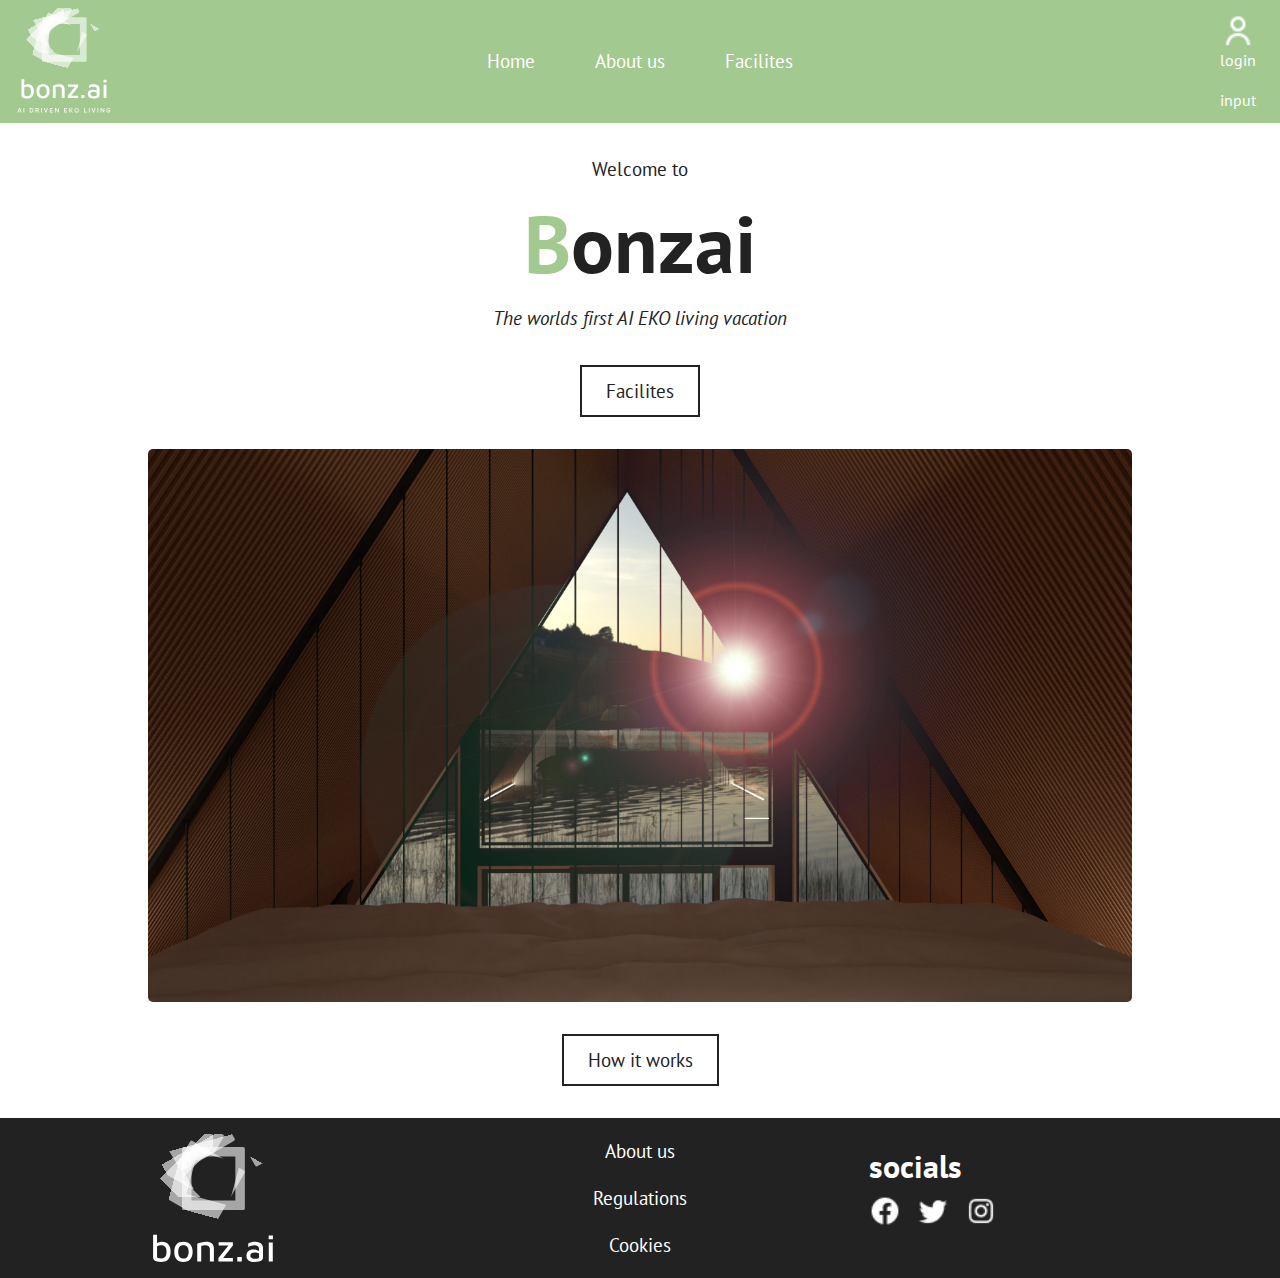
<file: Bonz.ai/index.html>
<!DOCTYPE html>
<html lang="en">
<head>
    <meta charset="UTF-8">
    <meta http-equiv="X-UA-Compatible" content="IE=edge">
    <meta name="viewport" content="width=device-width, initial-scale=1.0">
    <link href="https://fonts.googleapis.com/css2?family=PT+Sans:ital,wght@0,400;0,700;1,400&display=swap" rel="stylesheet"> 
    <link rel="stylesheet" href="css/styles.css">
    <title>Bonzai</title>
</head>
<body>
    <!-- Header -->
    <header class="grid header">
        <figure class="flex logo">
            <img src="../assets/logo/bonz.ai-logo-white_portrait_full.svg" alt="">
        </figure>
        <nav class="flex nav-middle">
            <a href="index.html">Home</a>
            <a href="about.html">About us</a>
            <a href="facilities.html">Facilites</a>
        </nav>
        <nav class="flex nav-right">
            <figure class="flex profile">
                <img src="../assets/icons/user.png" alt="">
                <a href="">login</a>
            </figure>
            input
        </nav>
    </header>

    <!-- Main -->

    <main>
        <div class="flex wrapper">
            <article class="flex title">
                <p>
                    Welcome to
                </p>
                <h1>
                    <span>B</span>onzai
                </h1>
                <p class="title__italic">The worlds first AI EKO living vacation</p>
            </article>
            <a class="button" href="facilities.html">Facilites</a>
            <figure class="img-ref">
                <img id="facility" src="../assets/photos/03-night.jpg" alt="Beutiful picture of our resort">
            </figure>
            <a class="button" href="about.html">How it works</a>
        </div>
    </main>

    <!-- Footer -->

    <footer class="grid footer">
        <figure class="flex footer-logo">
            <img src="../assets/logo/bonz.ai-logo-white_portrait.svg" alt="">
        </figure>
        <nav class="flex footer-nav">
            <a href="about.html">About us</a>
            <a href="#">Regulations</a>
            <a href="#">Cookies</a>
        </nav>
        <nav class="socials">
            <h2>
                socials
            </h2>
            <nav class="flex socials__links">
                <a href=""><img src="../assets/icons/facebook.png" alt=""></a>
                <a href=""><img src="../assets/icons/twitter.png" alt=""></a>
                <a href=""><img src="../assets/icons/instagram.png" alt=""></a>
            </nav>
        </nav>
    </footer>
</body>
</html>
</file>
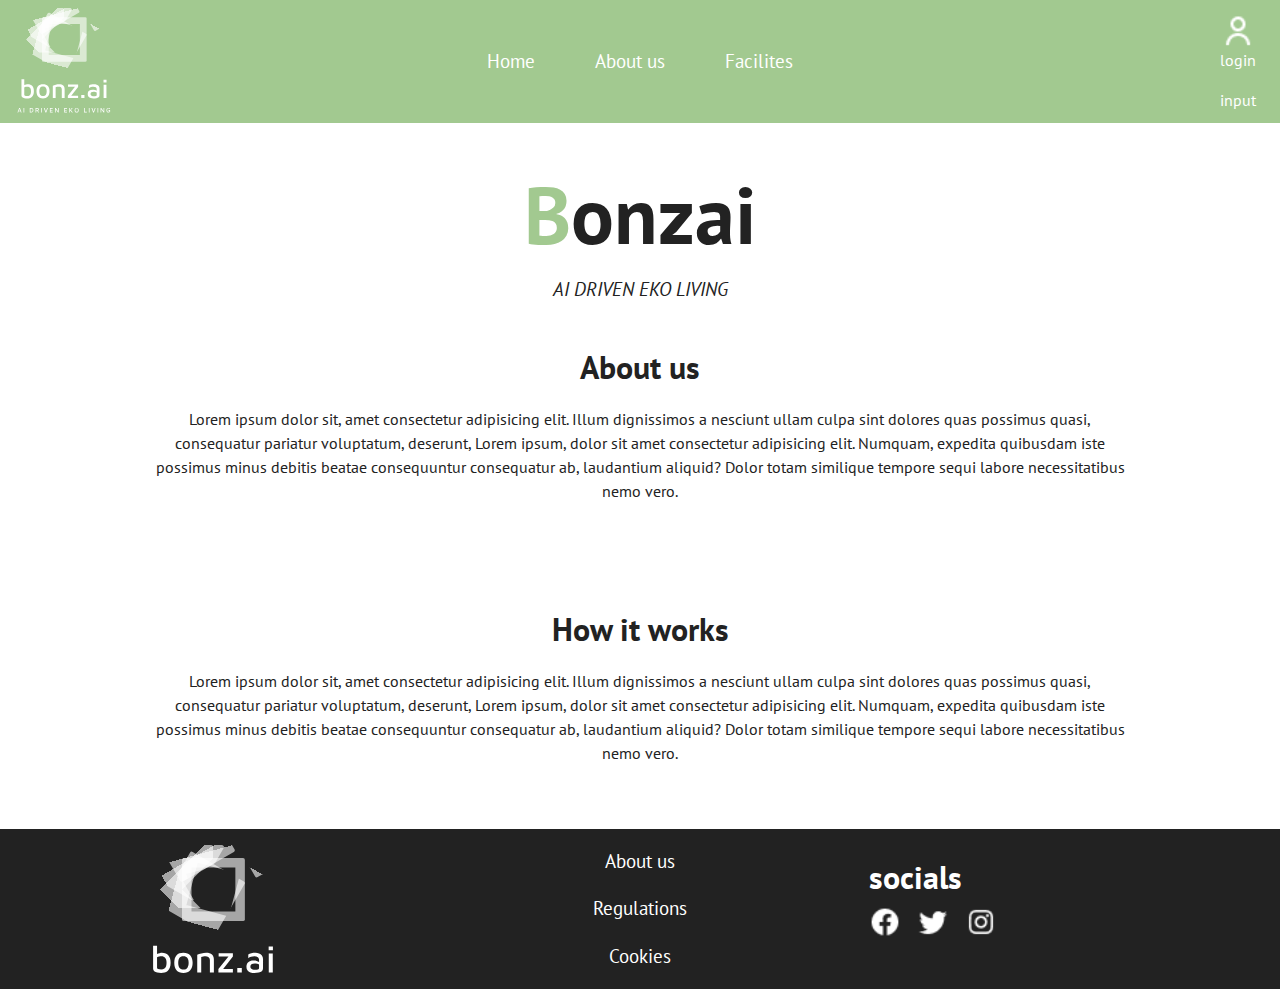
<file: Bonz.ai/about.html>
<!DOCTYPE html>
<html lang="en">
<head>
    <meta charset="UTF-8">
    <meta http-equiv="X-UA-Compatible" content="IE=edge">
    <meta name="viewport" content="width=device-width, initial-scale=1.0">
    <link href="https://fonts.googleapis.com/css2?family=PT+Sans:ital,wght@0,400;0,700;1,400&display=swap" rel="stylesheet"> 
    <link rel="stylesheet" href="css/styles.css">
    <title>Bonzai</title>
</head>
<body>
    <!-- Header -->
    <header class="grid header">
        <figure class="flex logo">
            <img src="../assets/logo/bonz.ai-logo-white_portrait_full.svg" alt="">
        </figure>
        <nav class="flex nav-middle">
            <a href="index.html">Home</a>
            <a href="about.html">About us</a>
            <a href="facilities.html">Facilites</a>
        </nav>
        <nav class="flex nav-right">
            <figure class="flex profile">
                <img src="../assets/icons/user.png" alt="">
                <a href="">login</a>
            </figure>
            input
        </nav>
    </header>

    <!-- Main -->

    <main>
        <div class="flex wrapper">
            <article class="flex title">
                <h1>
                    <span>B</span>onzai
                </h1>
                <p class="title__italic">AI DRIVEN EKO LIVING</p>
            </article>

            <article class="flex text-wrapper">
                <h2>
                    About us
                </h2>
                <p class="text__lorem">Lorem ipsum dolor sit, amet consectetur adipisicing elit. Illum dignissimos a 
                    nesciunt ullam culpa sint dolores quas possimus quasi, consequatur pariatur voluptatum, deserunt, Lorem ipsum, dolor sit amet 
                    consectetur adipisicing elit. Numquam, expedita quibusdam iste possimus minus debitis beatae consequuntur consequatur ab, laudantium aliquid? Dolor totam similique tempore sequi labore necessitatibus nemo vero. </p>
            </article>

            <article class="flex text-wrapper">
                <h2>
                    How it works
                </h2>
                <p class="text__lorem">Lorem ipsum dolor sit, amet consectetur adipisicing elit. Illum dignissimos a 
                    nesciunt ullam culpa sint dolores quas possimus quasi, consequatur pariatur voluptatum, deserunt, Lorem ipsum, dolor sit amet 
                    consectetur adipisicing elit. Numquam, expedita quibusdam iste possimus minus debitis beatae consequuntur consequatur ab, laudantium aliquid? Dolor totam similique tempore sequi labore necessitatibus nemo vero. </p>
            </article>
        </div>
    </main>

    <!-- Footer -->

    <footer class="grid footer">
        <figure class="flex footer-logo">
            <img src="../assets/logo/bonz.ai-logo-white_portrait.svg" alt="">
        </figure>
        <nav class="flex footer-nav">
            <a href="#">About us</a>
            <a href="#">Regulations</a>
            <a href="#">Cookies</a>
        </nav>
        <nav class="socials">
            <h2>
                socials
            </h2>
            <nav class="flex socials__links">
                <a href=""><img src="../assets/icons/facebook.png" alt=""></a>
                <a href=""><img src="../assets/icons/twitter.png" alt=""></a>
                <a href=""><img src="../assets/icons/instagram.png" alt=""></a>
            </nav>
        </nav>
    </footer>
</body>
</html>
</file>
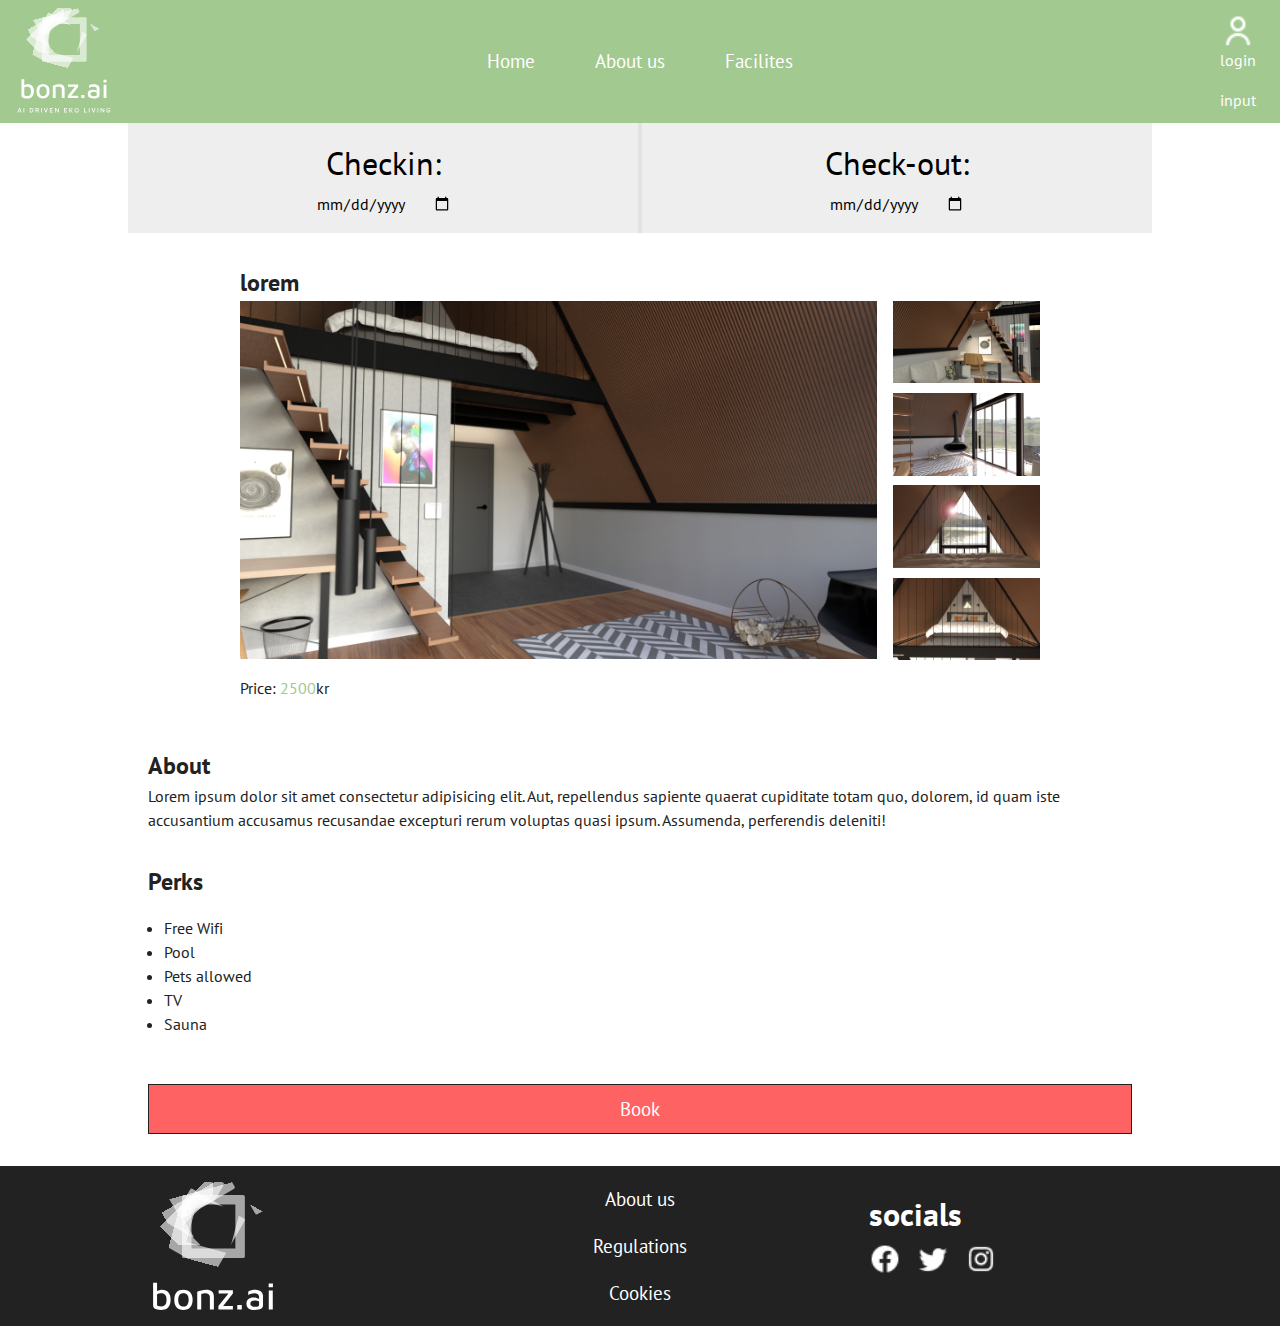
<file: Bonz.ai/book.html>
<!DOCTYPE html>
<html lang="en">
<head>
    <meta charset="UTF-8">
    <meta http-equiv="X-UA-Compatible" content="IE=edge">
    <meta name="viewport" content="width=device-width, initial-scale=1.0">
    <link href="https://fonts.googleapis.com/css2?family=PT+Sans:ital,wght@0,400;0,700;1,400&display=swap" rel="stylesheet"> 
    <link rel="stylesheet" href="css/styles.css">
    <title>Bonzai</title>
</head>
<body>
    <!-- Header -->
    <header class="grid header">
        <figure class="flex logo">
            <img src="../assets/logo/bonz.ai-logo-white_portrait_full.svg" alt="">
        </figure>
        <nav class="flex nav-middle">
            <a href="index.html">Home</a>
            <a href="about.html">About us</a>
            <a href="facilities.html">Facilites</a>
        </nav>
        <nav class="flex nav-right">
            <figure class="flex profile">
                <img src="../assets/icons/user.png" alt="">
                <a href="">login</a>
            </figure>
            input
        </nav>
    </header>

    <!-- Main -->

    <main>
        <section class="flex date-wrapper">
            <label class="flex date" for="checkin">
                <p>Checkin:</p>
                <input type="date" name="checkin" id="checkin">
            </label>
            <label class="flex date" for="checkout">
                <p>Check-out:</p>
                <input type="date" name="checkout" id="checkout">
            </label>
        </section>
        <div class="flex wrapper">
            <section class="flex facility-wrapper facility--book">
                <h2>lorem</h2>
                <figure class="grid facility__img">
                    <img class="img-main" src="../assets/photos/06-day.jpg" alt="">
                    <figure class="flex img-ex">
                        <img src="../assets/photos/01-day.jpg" alt="">
                        <img src="../assets/photos/02-day.jpg" alt="">
                        <img src="../assets/photos/03-day.jpg" alt="">
                        <img src="../assets/photos/04-day.jpg" alt="">
                    </figure>
                </figure>
                <section class="facility__price">
                    <p>Price: <span>2500</span>kr</p>
                </section>
            </section>
            <article class="facility-inf">
                <section class="facility-inf__desc">
                    <h2>About</h2>
                    <p>Lorem ipsum dolor sit amet consectetur adipisicing elit. Aut, repellendus sapiente quaerat cupiditate totam quo, dolorem, 
                        id quam iste accusantium accusamus recusandae excepturi rerum voluptas quasi ipsum. Assumenda, perferendis deleniti!</p>
                </section>
                <section class="facility-inf__perks">
                    <h2>Perks</h2>
                    <ul>
                        <li>Free Wifi</li>
                        <li>Pool</li>
                        <li>Pets allowed</li>
                        <li>TV</li>
                        <li>Sauna</li>
                    </ul>
                </section>
            </article>
            <a href="" class="book button button--book">Book</a>
        </div>
    </main>

    <!-- Footer -->

    <footer class="grid footer">
        <figure class="flex footer-logo">
            <img src="../assets/logo/bonz.ai-logo-white_portrait.svg" alt="">
        </figure>
        <nav class="flex footer-nav">
            <a href="#">About us</a>
            <a href="#">Regulations</a>
            <a href="#">Cookies</a>
        </nav>
        <nav class="socials">
            <h2>
                socials
            </h2>
            <ul class="flex socials__links">
                <li><a href=""><img src="../assets/icons/facebook.png" alt=""></a></li>
                <li><a href=""><img src="../assets/icons/twitter.png" alt=""></a></li>
                <li><a href=""><img src="../assets/icons/instagram.png" alt=""></a></li>
            </ul>
        </nav>
    </footer>
</body>
</html>
</file>
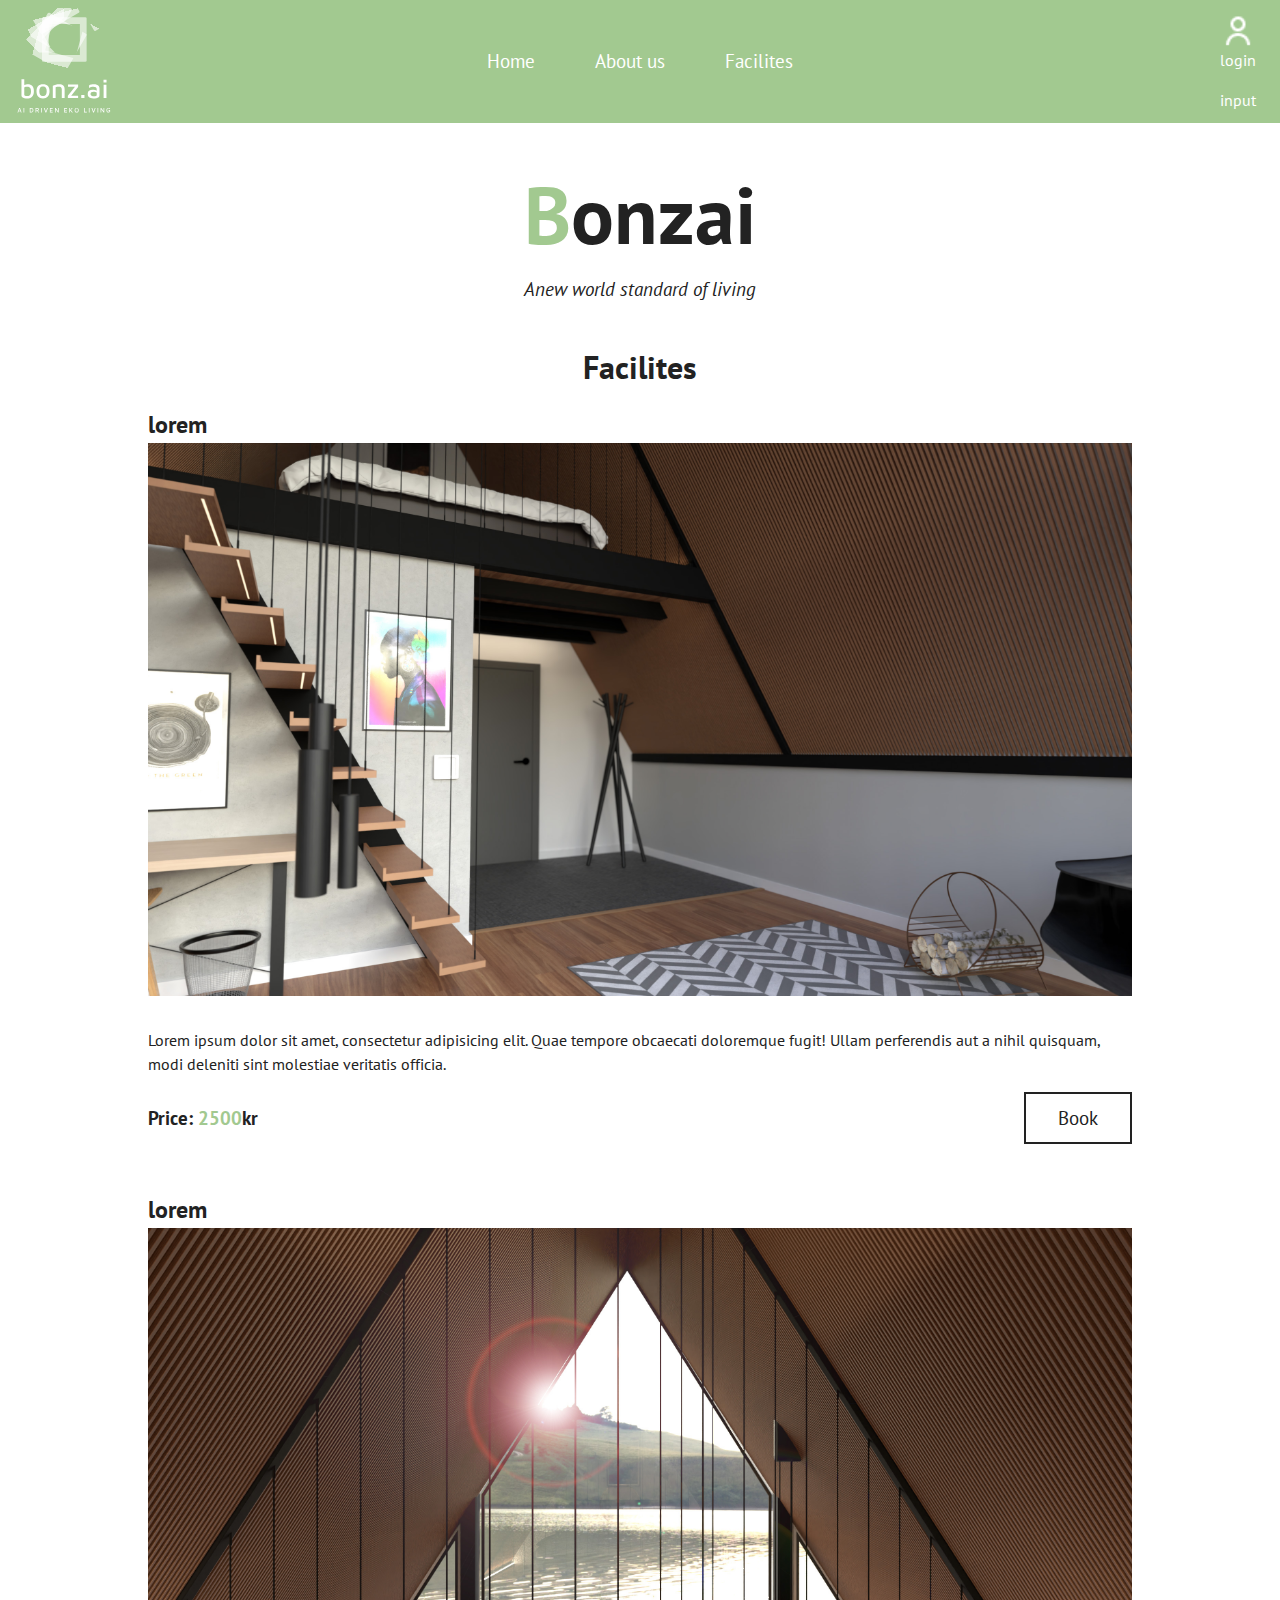
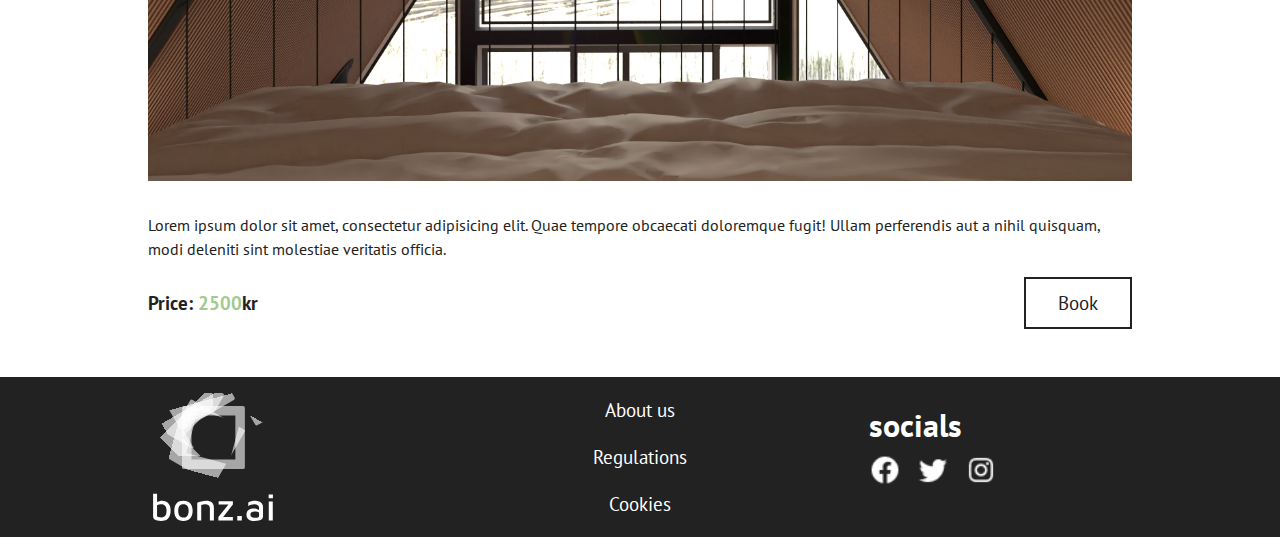
<file: Bonz.ai/facilities.html>
<!DOCTYPE html>
<html lang="en">
<head>
    <meta charset="UTF-8">
    <meta http-equiv="X-UA-Compatible" content="IE=edge">
    <meta name="viewport" content="width=device-width, initial-scale=1.0">
    <link href="https://fonts.googleapis.com/css2?family=PT+Sans:ital,wght@0,400;0,700;1,400&display=swap" rel="stylesheet"> 
    <link rel="stylesheet" href="css/styles.css">
    <title>Bonzai</title>
</head>
<body>
    <!-- Header -->
    <header class="grid header">
        <figure class="flex logo">
            <img src="../assets/logo/bonz.ai-logo-white_portrait_full.svg" alt="">
        </figure>
        <nav class="flex nav-middle">
            <a href="index.html">Home</a>
            <a href="about.html">About us</a>
            <a href="facilities.html">Facilites</a>
        </nav>
        <nav class="flex nav-right">
            <figure class="flex profile">
                <img src="../assets/icons/user.png" alt="">
                <a href="">login</a>
            </figure>
            input
        </nav>
    </header>

    <!-- Main -->

    <main>
        <div class="flex wrapper">
            <article class="flex title">
                <h1>
                    <span>B</span>onzai
                </h1>
                <p class="title__italic">Anew world standard of living</p>
            </article>

            <article class="flex text-wrapper">
                <h2>
                    Facilites
                </h2>
            </article>

            <section class="flex facility-wrapper">
                <h2>lorem</h2>
                <figure class="flex facility__desc">
                    <a href="book.html"><img src="../assets/photos/06-day.jpg" alt=""></a>
                    <p>Lorem ipsum dolor sit amet, consectetur adipisicing elit. Quae tempore obcaecati doloremque fugit!
                        Ullam perferendis aut a nihil quisquam, modi deleniti sint molestiae veritatis officia.</p>
                </figure>
                <section class="facility__price">
                    <h2>Price: <span>2500</span>kr</h2>
                    <a class="button button--facility" href="book.html">Book</a>
                </section>
            </section>

            <section class="flex facility-wrapper">
                <h2>lorem</h2>
                <figure class="flex facility__desc">
                    <a href="book.html"><img src="../assets/photos/03-day.jpg" alt=""></a>
                    <p>Lorem ipsum dolor sit amet, consectetur adipisicing elit. Quae tempore obcaecati doloremque fugit! 
                        Ullam perferendis aut a nihil quisquam, modi deleniti sint molestiae veritatis officia.</p>
                </figure>
                <section class="facility__price">
                    <h2>Price: <span>2500</span>kr</h2>
                    <a class="button button--facility" href="book.html">Book</a>
                </section>
            </section>
        </div>
    </main>

    <!-- Footer -->

    <footer class="grid footer">
        <figure class="flex footer-logo">
            <img src="../assets/logo/bonz.ai-logo-white_portrait.svg" alt="">
        </figure>
        <nav class="flex footer-nav">
            <a href="about.html">About us</a>
            <a href="#">Regulations</a>
            <a href="#">Cookies</a>
        </nav>
        <nav class="socials">
            <h2>
                socials
            </h2>
            <nav class="flex socials__links">
                <a href=""><img src="../assets/icons/facebook.png" alt=""></a>
                <a href=""><img src="../assets/icons/twitter.png" alt=""></a>
                <a href=""><img src="../assets/icons/instagram.png" alt=""></a>
            </nav>
        </nav>
    </footer>
</body>
</html>
</file>
<file: Bonz.ai/css/styles.css>
/* CSS Variables */

:root {
  --clr-main: #A2C990;
  --clr-white: #ffffff;
  --clr-black: #222222;

  --ff-ptsans: 'PT Sans', sans-serif;

  --fw-400: 400;
  --fw-700: 700;

  --fs-1: 1rem;
  --fs-2: 1.4rem;
  --fs-3: 3.5rem;

  --br: 5px;
}

/* CSS RESET */

*,
*::before,
*::after {
  box-sizing: border-box;
}

ul[class],
ol[class] {
  padding: 0;
}

body, h1, h2, h3, h4, p, ul[class], ol[class], li, figure, figcaption, blockquote, dl, dd {
  margin: 0;
}

body {
  min-height: 100vh;
  scroll-behavior: smooth;
  text-rendering: optimizeSpeed;
  line-height: 1.5;
  font-family: var(--ff-ptsans);
}

ul[class],
ol[class] {
  list-style: none;
}

a:not([class]) {
  text-decoration-skip-ink: auto;
}

img {
  max-width: 100%;
  display: block;
}

input,
button,
textarea,
select {
  font: inherit;
}

/* General classes */

.flex {
  display: flex;
  justify-content: center;
  align-items: center;
}

.grid {
  display: grid;
}

/* BUTTONS */

.button {
  font-size: var(--fs-1);
  font-weight: var(--fw-400);
  font-family: var(--ff-ptsans);
  margin: 2rem 0 2rem;
  padding: 0.6rem 1.5rem;
  border: 2px solid var(--clr-black);
  background-color: var(--clr-white);
  cursor: pointer;
  text-align: center;
  text-decoration: none;
  color: var(--clr-black);
}

.button--facility {
  margin: 0;
  padding: 0.6rem 2rem;
}

.book {
  width: 100%;
}
.button--book {
  margin: 0 0 2rem;
  width: 100%;
  background-color: #ff6262;
  border: 1px solid var(--clr-black);
  color: var(--clr-white);
}

/* ----------------------------------HEADER------------------------------ */

.header {
  grid-template-columns: repeat(3, 1fr);
  background-color: var(--clr-main);
  color: var(--clr-white);
}

.logo {
  max-width: 100%;
  padding: 0.5rem 1rem 0.5rem;
  justify-content: flex-start;
}

.logo img {
  max-width: 6rem;
}

.nav-middle {
  flex-direction: column;
  justify-content: space-evenly;
}

.nav-middle a {
  text-decoration: none;
  color: var(--clr-white);
  font-size: var(--fs-1);
}

.nav-right {
  flex-direction: column;
  align-items: flex-end;
  padding-right: 1.5rem;
}

.profile {
  flex-direction: column;
  cursor: pointer;
  margin-bottom: 1rem;
}

.profile img {
  width: 100%;
}

.profile a {
  text-decoration: none;
  color: var(--clr-white);
}

/* -------------------------------------MAIN-------------------------------- */

.wrapper {
  margin: 0 auto;
  max-width: 1000px;
  padding: 2rem 0.5rem 0 0.5rem;
  flex-direction: column;
  color: var(--clr-black);
}

/* about */

.text-wrapper {
  flex-direction: column;
}
.text-wrapper h2 {
  margin: 2.4rem 0 1rem;
  font-size: var(--fs-2);
  font-weight: var(--fw-700);
}
.text__lorem {
  text-align: center;
  margin-bottom: 4rem;
  max-width: 8;
}

/* home */

.title {
  flex-direction: column;
}
.title p {
  font-size: var(--fs-1);
  font-weight: var(--fw-400);
}
.title h1 {
  font-size: var(--fs-3);
  font-weight: var(--fw-700);
}
.title span {
  color: var(--clr-main);
}
.title__italic {
  font-style: italic;
}


.img-ref {
  width: 100%;
}
#facility {
  border-radius: var(--br);
}

/* facility */

.facility-wrapper {
  flex-direction: column;
  align-items: flex-start;
  margin-bottom: 2rem;
}
.facility__desc {
  gap: 2rem;
  flex-direction: column;
}
.facility__price {
  width: 100%;
  display: flex;
  align-items: center;
  justify-content: space-between;
  margin: 1rem 0 1rem;
}
.facility__price h2 {
  font-weight: var(--fw-700);
  font-size: var(--fs-1);
}
.facility__price span {
  color: var(--clr-main);
}

/* book */

.date-wrapper {
  width: 100%;
  max-width: 1024px;
  margin: 0 auto;
  background-color: #e2e2e2;
  gap: 0.2rem;
}
.date {
  flex-direction: column;
  padding: 1rem 0;
  flex: 1;
  background-color: #eee;
  cursor: pointer;
}
.date p {
  font-size: var(--fs-2);
  font-weight: var(--fw-400);
}
.date input {
  border: none;
  background-color: #eee;
  margin-top: 0.2rem;
  cursor: pointer;
}
.facility--book {
  max-width: 800px;
}
.facility__img {
  gap: 1rem;
  grid-template-columns: repeat(5, 1fr);
}
.img-main {
  grid-column: 1/5;
}
.img-ex {
  gap: 0.6rem;
  grid-column: 5/6;
  flex-direction: column;
}

.facility-inf__perks {
  margin: 2rem 0 2rem;
}
.facility-inf__perks ul {
  padding: 1rem;
  margin: 0;
}

/* -------------------------------------FOOTER---------------------------- */

.footer {
  grid-template-columns: repeat(3, 1fr);
  grid-template-rows: 10rem;
  background-color: var(--clr-black);
  color: var(--clr-white);
}

.footer-logo {
  padding: 1rem;
}

.footer-logo img {
  max-height: 100%;
  display: block;
}

.footer-nav {
  flex-direction: column;
  justify-content: space-evenly;
  font-size: var(--fs-1);
  font-weight: var(--fw-400);
}

.footer-nav a {
  text-decoration: none;
  color: var(--clr-white);
}

.socials {
  padding: 1.5rem 1rem 0 1rem;
}

.socials h2 {
  font-size: var(--fs-2);
  margin-bottom: 0.3rem;
}

.socials__links {
  max-height: fit-content;
  gap: 0.5rem;
  justify-content: flex-start;
}

.socials__links img {
  max-width: 2rem;
}


/* Media Queries */

@media (min-width: 1040px) {
  :root{
    --fs-1:1.2rem;
    --fs-2: 2rem;
    --fs-3: 5rem;
  }
  .nav-middle {
    flex-direction: row;
  }
  .socials__links {
    gap: 1rem;
  }
  .socials__links img {
    width: 8rem;
  }
}
</file>
